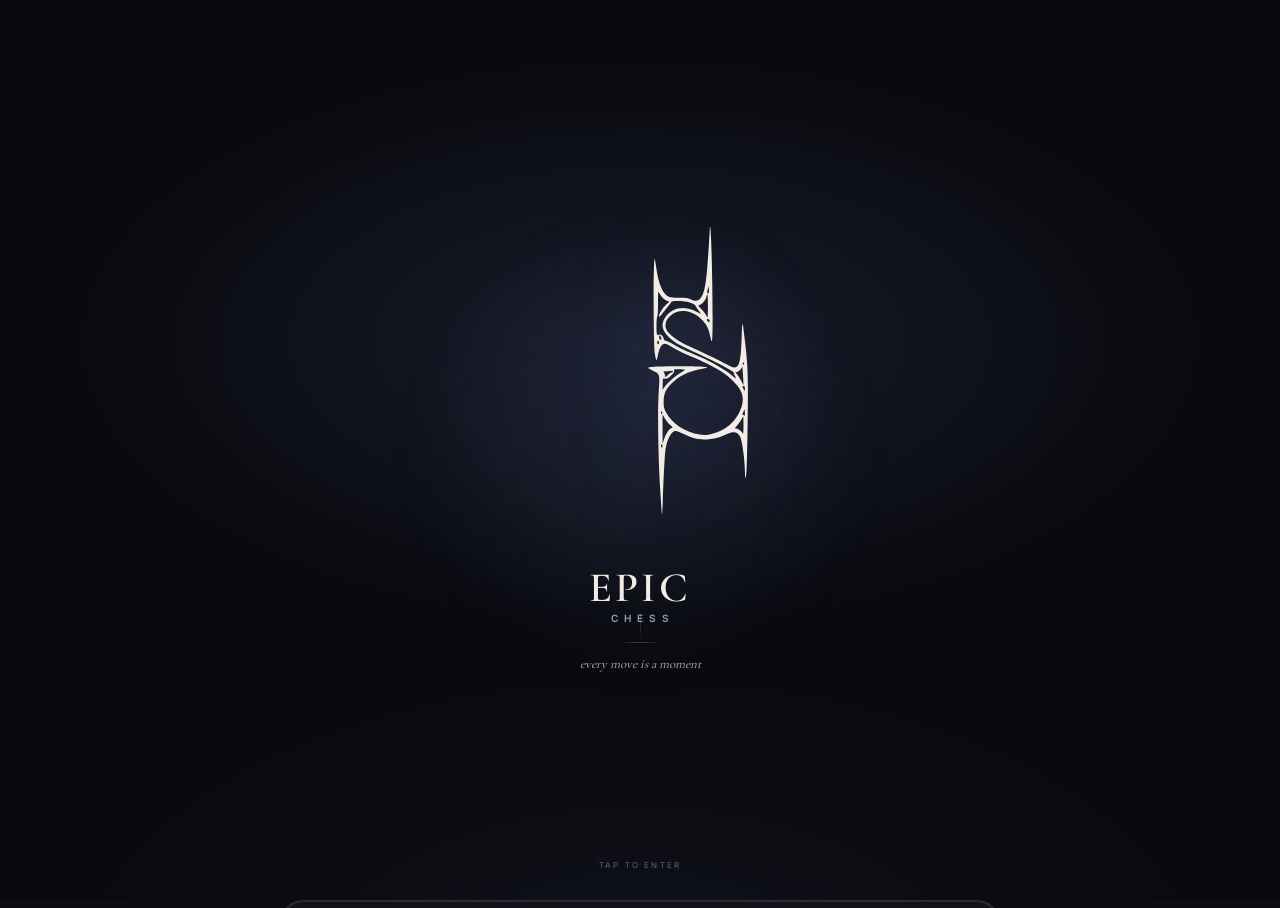
<file: app/index.html>
<!doctype html>
<html lang="en" data-board="vitrine">
<head>
<meta charset="utf-8">
<meta name="viewport" content="width=device-width, initial-scale=1, viewport-fit=cover, user-scalable=no">
<meta name="theme-color" content="#0b0d10">
<meta name="description" content="EPIC Chess — a cinematic chess stage.">
<title>EPIC Chess</title>
<link rel="icon" href="data:image/svg+xml,%3Csvg xmlns='http://www.w3.org/2000/svg' viewBox='0 0 64 64'%3E%3Crect width='64' height='64' rx='16' fill='%230b0d10'/%3E%3Cpath d='M44 8c-8-2-15 2-19 9l-4 8-7 4c-3 2-4 6-2 9l3 5 6-2 1 10h8l-1-8 6 3 4 5h8l-3-11c5-4 8-10 7-17L49 9z' fill='%238aa2ff'/%3E%3C/svg%3E">
<link rel="stylesheet" href="css/style.css">
</head>
<body>

<div class="ambient" aria-hidden="true"></div>
<div class="vitrine-grain" aria-hidden="true"></div>
<div class="embers" id="embers" aria-hidden="true"></div>

<svg class="svg-defs" xmlns="http://www.w3.org/2000/svg" xmlns:xlink="http://www.w3.org/1999/xlink" aria-hidden="true">
  <symbol id="epic-mark" viewBox="55 8 400 423">
  <g transform="translate(0,450) scale(0.1,-0.1)">
    <path d="M4027 4285 c-32 -550 -50 -714 -87 -801 -42 -97 -78 -112 -167 -72 -40 18 -66 21 -151 20 -57 -1 -115 4 -130 9 -86 33 -143 163 -176 398 -8 57 -17 105 -19 108 -22 21 -19 -1142 2 -1267 17 -97 22 -101 37 -28 28 146 71 193 138 153 127 -76 190 -108 293 -150 153 -62 340 -155 428 -213 39 -25 104 -80 146 -121 128 -129 156 -225 105 -367 -63 -173 -208 -299 -393 -340 -66 -15 -90 -16 -156 -6 -189 28 -373 148 -449 295 -29 55 -33 72 -33 142 0 102 29 169 108 246 99 96 215 154 374 186 51 11 95 22 98 25 21 21 -744 21 -781 0 -10 -6 3 -16 46 -37 108 -52 105 -41 90 -277 -17 -262 -8 -854 19 -1307 11 -183 22 -335 24 -338 3 -2 8 76 11 174 16 450 28 654 41 723 20 103 66 194 106 210 28 12 37 9 127 -33 136 -65 205 -81 322 -74 97 6 157 22 260 71 87 41 141 31 174 -33 30 -57 66 -330 66 -497 0 -29 4 -54 9 -54 12 0 20 229 27 820 7 550 3 665 -37 1010 -33 286 -35 289 -43 55 -15 -422 -39 -466 -203 -371 -86 49 -239 124 -441 215 -159 71 -227 111 -294 170 -58 51 -78 87 -78 136 0 44 18 80 62 122 105 101 279 86 409 -35 73 -67 101 -120 125 -232 16 -72 20 -81 25 -55 17 78 2 1193 -20 1460 l-7 90 -7 -130z m-12 -793 c-3 -3 -10 -1 -15 4 -6 6 -5 24 3 49 l12 40 3 -44 c2 -23 1 -46 -3 -49z m-616 -56 c14 -16 41 -35 59 -43 l34 -14 -46 -40 c-45 -40 -105 -143 -91 -157 4 -4 19 8 34 27 14 18 50 62 79 98 28 36 52 69 52 74 0 5 42 9 93 9 109 0 214 -30 227 -65 4 -12 19 -34 32 -51 53 -66 53 -66 -18 -30 -164 86 -321 60 -412 -67 -66 -92 -54 -175 37 -266 71 -69 127 -103 322 -192 327 -149 549 -265 549 -285 0 -8 7 -29 16 -45 8 -17 14 -32 12 -34 -2 -2 -21 12 -43 32 -110 97 -304 205 -555 308 -74 30 -173 78 -220 107 -46 28 -98 54 -114 57 -22 5 -30 13 -31 30 -3 34 -41 64 -65 51 -13 -7 -20 -6 -24 6 -10 27 -7 234 4 234 6 0 10 64 10 173 1 163 2 170 17 142 8 -16 27 -43 42 -59z m607 -111 c0 -85 -2 -155 -5 -155 -3 0 -12 14 -20 31 -7 17 -35 52 -62 79 -49 49 -49 50 -24 56 34 9 83 66 91 109 13 70 19 32 20 -120z m20 -190 c10 -25 -7 -40 -23 -20 -7 11 -13 22 -13 27 0 14 30 9 36 -7z m-648 -226 c10 -15 11 -24 3 -32 -13 -13 -16 -10 -25 26 -8 32 4 35 22 6z m-23 -74 c0 -10 -6 -20 -12 -22 -8 -3 -13 5 -13 22 0 17 5 25 13 23 6 -3 12 -13 12 -23z m1135 -280 c0 -8 -4 -15 -10 -15 -5 0 -10 7 -10 15 0 8 5 15 10 15 6 0 10 -7 10 -15z m-12 -235 l1 -55 -30 60 c-17 33 -42 72 -57 88 -25 26 -25 27 -5 27 21 0 71 50 75 73 2 19 15 -133 16 -193z m-778 152 c0 -4 -30 -26 -67 -47 -66 -38 -168 -130 -211 -190 l-22 -30 3 75 2 75 32 -3 c26 -3 40 5 78 42 36 34 45 49 40 65 -6 20 -3 21 69 21 42 0 76 -4 76 -8z m-160 -22 c0 -5 -6 -10 -14 -10 -8 0 -31 -16 -52 -35 -37 -35 -51 -44 -39 -25 4 6 0 23 -8 40 l-15 29 52 4 c28 2 57 4 64 5 6 1 12 -2 12 -8z m958 -236 l-3 -29 -17 32 c-13 24 -15 33 -5 36 19 7 29 -8 25 -39z m-2 -351 c-2 -3 -11 -1 -19 4 -14 7 -13 12 1 43 l16 35 4 -39 c2 -21 1 -40 -2 -43z m-1104 25 c-9 -9 -12 -7 -12 12 0 19 3 21 12 12 9 -9 9 -15 0 -24z m108 -151 c38 -32 40 -36 21 -42 -32 -10 -73 -71 -98 -144 l-22 -66 0 195 -1 195 30 -51 c16 -29 48 -68 70 -87z m980 -9 c-1 -115 -2 -121 -16 -96 -15 29 -61 58 -90 58 -12 0 -6 10 20 38 20 20 46 56 57 80 12 23 23 42 25 42 2 0 4 -55 4 -122z m-1080 -274 c0 -14 -4 -23 -10 -19 -5 3 -10 15 -10 26 0 10 5 19 10 19 6 0 10 -12 10 -26z"/>
  </g>
</symbol>
</svg>

<!-- ------------------------------------------------------------------ intro -->
<div class="intro" id="splash" aria-hidden="true">
  <div class="intro-aura" aria-hidden="true"></div>
  <div class="intro-stage">
    <div class="intro-mark">
      <svg viewBox="55 8 400 423" role="img" aria-label="EPIC Chess">
        <use href="#epic-mark" xlink:href="#epic-mark"></use>
      </svg>
    </div>
    <div class="intro-word">
      <span class="intro-epic">EPIC</span>
      <span class="intro-chess">CHESS</span>
    </div>
    <div class="intro-rule" aria-hidden="true"></div>
    <p class="intro-tag">every move is a moment</p>
  </div>
  <div class="intro-skip">tap to enter</div>
</div>

<!-- ------------------------------------------------------------------ stage -->
<div class="stage" id="stage">

  <header class="stage-top">
    <div class="stage-brand">
      <svg class="stage-glyph" viewBox="55 8 400 423" aria-hidden="true">
        <use href="#epic-mark" xlink:href="#epic-mark"></use>
      </svg>
      <span class="stage-word">EPIC <em>CHESS</em></span>
    </div>
    <div class="stage-actions">
      <button class="glass-icon" id="btn-sound" type="button" aria-label="Toggle sound" title="Sound">
        <svg viewBox="0 0 24 24" aria-hidden="true"><path d="M4 9v6h4l5 4V5L8 9H4z"/><path class="wave" d="M16.5 8.5a5 5 0 0 1 0 7"/><path class="wave" d="M19 6a8.5 8.5 0 0 1 0 12"/></svg>
      </button>
      <button class="glass-icon" id="btn-settings" type="button" aria-label="Settings" title="Settings">
        <svg viewBox="0 0 24 24" aria-hidden="true"><circle cx="12" cy="12" r="3.2"/><path d="M12 2.8v2.4M12 18.8v2.4M4.5 12H2.1M21.9 12h-2.4M5.6 5.6l1.7 1.7M16.7 16.7l1.7 1.7M18.4 5.6l-1.7 1.7M7.3 16.7l-1.7 1.7"/></svg>
      </button>
    </div>
  </header>

  <main class="stage-main" aria-label="Game">

    <div class="player-bar seat seat-top" id="opponent-bar">
      <div class="avatar" id="opponent-avatar">AI</div>
      <div class="who">
        <span class="name" id="opponent-name">Agent</span>
        <span class="sub" id="opponent-sub">Medium</span>
      </div>
      <div class="captured" id="opponent-captured" aria-hidden="true"></div>
      <div class="material" id="opponent-material"></div>
    </div>

    <div class="board-stage" id="board-stage">
      <div class="board-plinth" aria-hidden="true"></div>
      <div class="board" id="board" role="grid" aria-label="Chess board">
        <div class="squares" id="squares"></div>
        <div class="pieces" id="pieces"></div>
      </div>
      <div class="board-shine" aria-hidden="true"></div>
      <div class="speedlines" aria-hidden="true"></div>
      <div class="impact" aria-hidden="true"></div>
      <div class="pov-lens" aria-hidden="true"><span class="pov-arrow"></span></div>
      <div class="quip" id="quip" aria-live="polite"></div>
    </div>

    <div class="player-bar seat seat-bottom" id="player-bar">
      <div class="avatar human" id="player-avatar">YOU</div>
      <div class="who">
        <span class="name" id="player-name">You</span>
        <span class="sub" id="player-sub">White</span>
      </div>
      <div class="captured" id="player-captured" aria-hidden="true"></div>
      <div class="material" id="player-material"></div>
    </div>

    <div class="stage-status" aria-live="polite">
      <i class="status-dot" aria-hidden="true"></i>
      <span class="status" id="status">White to move</span>
      <span class="status-sep" aria-hidden="true">·</span>
      <span class="stage-mode"><span id="meta-mode">Play with Bot</span><span class="mode-dot" aria-hidden="true">/</span><span id="meta-level">Medium</span></span>
    </div>

  </main>

  <footer class="stage-foot">
    <button class="moves-hairline" id="stage-moves" type="button" aria-label="Open moves">
      <i aria-hidden="true"></i>
      <span>Moves</span>
      <b id="stage-moves-count">0</b>
    </button>
    <div class="transport">
      <button class="play-btn" id="stage-play" type="button">
        <svg viewBox="0 0 24 24" aria-hidden="true"><path d="M8 5.5v13l10-6.5z"/></svg>
        <span>Bermain</span>
      </button>
      <button class="pause-btn" id="stage-pause" type="button" aria-label="Pause">
        <svg viewBox="0 0 24 24" aria-hidden="true"><path d="M8 5v14M16 5v14"/></svg>
      </button>
    </div>
  </footer>

</div>

<!-- app.js keeps these bindings; they are triggered from the glass sheets -->
<div class="legacy-bindings" hidden aria-hidden="true">
  <button id="btn-new" type="button"></button>
  <button id="btn-undo" type="button"></button>
  <button id="btn-flip" type="button"></button>
  <button id="btn-hint" type="button"></button>
  <button id="btn-auto" type="button"><span></span><svg viewBox="0 0 24 24"></svg></button>
  <span id="engine-chip"></span>
</div>

<!-- ------------------------------------------------------------------ moves -->
<div class="moves-layer" id="moves-layer">
  <div class="moves-scrim" id="moves-scrim" aria-hidden="true"></div>
  <aside class="panel collapsed" id="panel" aria-label="Move list">
    <button class="panel-handle" id="btn-panel" type="button" aria-label="Close move list" aria-expanded="false">
      <span class="handle-bar" aria-hidden="true"></span>
      <span class="handle-label">MOVES</span>
      <span class="handle-count" id="handle-count">0</span>
    </button>
    <div class="panel-body">
      <div class="panel-head">
        <h2>Moves</h2>
        <div class="panel-head-actions">
          <button class="ghost" id="btn-live" type="button" hidden>Live</button>
          <button class="ghost" id="btn-copy-pgn" type="button">PGN</button>
        </div>
      </div>
      <div class="move-list-wrap">
        <ol class="move-list" id="move-list"></ol>
        <div class="move-empty" id="move-empty">
          <span>No moves yet.</span>
          <small>The board is waiting for you.</small>
        </div>
      </div>
      <div class="panel-foot">
        <div class="eval-row">
          <span class="label">Eval</span>
          <div class="eval-bar" aria-hidden="true"><div class="eval-fill" id="eval-fill"></div><i class="eval-mid"></i></div>
          <span class="eval-num" id="eval-num">0.00</span>
        </div>
        <div class="engine-row" id="engine-row">
          <span>depth —</span><span>nodes —</span><span>time —</span>
        </div>
      </div>
    </div>
  </aside>
</div>

<div id="modal-root"></div>
<div id="toast" class="toast" role="status" aria-live="polite"></div>
<div class="subtitle-rail" id="subtitle-rail" aria-live="polite"></div>

<div class="boot-error" id="boot-error" hidden>
  <strong>The stage could not start.</strong>
  <span id="boot-error-msg">An unexpected error stopped the app.</span>
  <button type="button" onclick="location.reload()">Try again</button>
</div>

<script>
(function () {
  var shown = false;
  function fail(message) {
    if (shown) return;
    shown = true;
    var el = document.getElementById('boot-error');
    if (!el) return;
    el.hidden = false;
    var msg = document.getElementById('boot-error-msg');
    if (msg && message) msg.textContent = String(message);
  }
  window.addEventListener('error', function (e) { fail(e.message); });
  window.addEventListener('unhandledrejection', function (e) {
    fail(e.reason && e.reason.message ? e.reason.message : e.reason);
  });
  window.__AC_BOOT_OK = false;
  window.__AC_BOOT_DONE = function () { window.__AC_BOOT_OK = true; };
  setTimeout(function () {
    if (!window.__AC_BOOT_OK) fail('The engine did not finish loading.');
  }, 9000);
})();
</script>

<script src="js/core/constants.js"></script>
<script src="js/core/engine.js"></script>
<script src="js/ai/eval.js"></script>
<script src="js/ai/search.js"></script>
<script src="js/ui/sound.js"></script>
<script src="js/ui/fx.js"></script>
<script src="js/ui/board.js"></script>
<script src="js/ui/app.js"></script>
<script src="js/ui/stage.js"></script>
</body>
</html>
</file>
<file: app/css/style.css>
/* Agent Chess — Vitrine Glass
 * A cinematic chess stage. The board is content; everything else is glass
 * instrumentation floating above it. No wood-and-felt skeuomorphism.
 */
/* Self-hosted variable fonts — works offline inside the APK WebView. */
@font-face {
  font-family: 'Cormorant Garamond';
  font-style: normal;
  font-weight: 500 700;
  font-display: swap;
  src: url('../assets/fonts/cormorant-garamond-latin.woff2') format('woff2');
}
@font-face {
  font-family: 'Inter';
  font-style: normal;
  font-weight: 400 700;
  font-display: swap;
  src: url('../assets/fonts/inter-latin.woff2') format('woff2');
}

:root {
  --base: #0b0d10;
  --surface: #15181d;
  --elevated: #1e2229;
  --pearl: #f2ede4;
  --muted: #9aa0a8;
  --accent: #8aa2ff;
  --accent-soft: rgba(138, 162, 255, 0.16);
  --accent-line: rgba(138, 162, 255, 0.34);
  --board-light: #d8d4cb;
  --board-dark: #2b3038;
  --piece-shadow: rgba(0, 0, 0, 0.45);
  --glass: rgba(24, 28, 35, 0.62);
  --glass-line: rgba(255, 255, 255, 0.09);
  --glass-hi: rgba(255, 255, 255, 0.16);
  --sans: 'Inter', system-ui, -apple-system, 'Segoe UI', sans-serif;
  --serif: 'Cormorant Garamond', Georgia, 'Times New Roman', serif;
  --sp: 8px;
  --r: 14px;
  --ease-glass: cubic-bezier(0.2, 0.8, 0.2, 1);
  --ease-piece: cubic-bezier(0.22, 0.61, 0.36, 1);
  --ease-cam: cubic-bezier(0.65, 0, 0.35, 1);
  --safe-t: env(safe-area-inset-top, 0px);
  --safe-b: env(safe-area-inset-bottom, 0px);
}

[data-board='obsidian'] {
  --base: #080a0c;
  --surface: #12151a;
  --elevated: #1b2027;
  --accent: #d8c39a;
  --accent-soft: rgba(216, 195, 154, 0.14);
  --accent-line: rgba(216, 195, 154, 0.32);
  --board-light: #cfc6b4;
  --board-dark: #242a30;
}

[data-board='aurora'] {
  --base: #080d0f;
  --surface: #111a1b;
  --elevated: #182425;
  --accent: #7fd8c4;
  --accent-soft: rgba(127, 216, 196, 0.14);
  --accent-line: rgba(127, 216, 196, 0.32);
  --board-light: #cfd4c8;
  --board-dark: #203034;
}

* { box-sizing: border-box; }
[hidden] { display: none !important; }

html, body { height: 100%; }

body {
  margin: 0;
  min-height: 100svh;
  background: var(--base);
  color: var(--pearl);
  font-family: var(--sans);
  font-size: 14px;
  line-height: 1.45;
  -webkit-font-smoothing: antialiased;
  -webkit-tap-highlight-color: transparent;
  overflow-x: hidden;
}

button { font: inherit; color: inherit; cursor: pointer; }

button:focus-visible,
[role='gridcell']:focus-visible {
  outline: 2px solid var(--accent);
  outline-offset: 2px;
}

/* ------------------------------------------------------------ atmosphere */

.ambient {
  position: fixed;
  inset: 0;
  z-index: 0;
  pointer-events: none;
  background:
    radial-gradient(80% 55% at 50% -10%, var(--accent-soft), transparent 70%),
    radial-gradient(60% 50% at 85% 100%, rgba(138, 162, 255, 0.07), transparent 70%),
    linear-gradient(180deg, var(--base), #080a0c 70%);
}

.vitrine-grain {
  position: fixed;
  inset: 0;
  z-index: 1;
  pointer-events: none;
  opacity: 0.16;
  background-image: url("data:image/svg+xml,%3Csvg xmlns='http://www.w3.org/2000/svg' width='160' height='160'%3E%3Cfilter id='n'%3E%3CfeTurbulence type='fractalNoise' baseFrequency='.9' numOctaves='3' stitchTiles='stitch'/%3E%3C/filter%3E%3Crect width='160' height='160' filter='url(%23n)' opacity='.22'/%3E%3C/svg%3E");
  mix-blend-mode: soft-light;
}

.embers { position: fixed; inset: 0; z-index: 2; overflow: hidden; pointer-events: none; }
.embers i {
  position: absolute;
  bottom: -14px;
  width: 2px;
  height: 2px;
  border-radius: 50%;
  background: var(--accent);
  box-shadow: 0 0 10px 2px var(--accent-soft);
  opacity: 0;
  animation: ember-rise linear infinite;
}
@keyframes ember-rise {
  0% { opacity: 0; transform: translate3d(0, 0, 0) scale(0.5); }
  14% { opacity: 0.6; }
  72% { opacity: 0.3; }
  100% { opacity: 0; transform: translate3d(var(--drift, 24px), -104vh, 0) scale(1.2); }
}

/* ------------------------------------------------------------------ shell */

.shell {
  position: relative;
  z-index: 3;
  width: 100%;
  max-width: 720px;
  min-height: 100svh;
  margin: 0 auto;
  padding: calc(var(--safe-t) + 10px) 12px calc(var(--safe-b) + 14px);
  display: flex;
  flex-direction: column;
  gap: 10px;
}

.topbar {
  display: flex;
  align-items: center;
  justify-content: space-between;
  min-height: 34px;
}

.brand { display: flex; align-items: center; gap: 8px; opacity: 0.9; }
.brand-mark { width: 20px; height: 20px; fill: var(--accent); filter: drop-shadow(0 0 8px var(--accent-soft)); }
.brand span {
  font-family: var(--serif);
  font-size: 15px;
  font-weight: 600;
  letter-spacing: 0.16em;
}
.brand em { font-style: normal; color: var(--accent); }

.top-actions { display: flex; gap: 6px; }

.icon-btn {
  width: 36px;
  height: 36px;
  display: grid;
  place-items: center;
  border-radius: 12px;
  border: 1px solid var(--glass-line);
  background: var(--glass);
  backdrop-filter: blur(18px) saturate(120%);
  -webkit-backdrop-filter: blur(18px) saturate(120%);
  transition: border-color 0.2s var(--ease-glass), transform 0.12s var(--ease-glass);
}
.icon-btn:active { transform: scale(0.94); }
.icon-btn svg { width: 18px; height: 18px; fill: none; stroke: currentColor; stroke-width: 1.6; stroke-linecap: round; stroke-linejoin: round; }
.icon-btn svg path:first-child { fill: currentColor; stroke: none; }
.icon-btn.off { color: var(--muted); }
.icon-btn.off .wave { display: none; }

.layout {
  display: flex;
  flex: 1;
  flex-direction: column;
  justify-content: center;
  gap: 10px;
}
.play { display: flex; flex-direction: column; gap: 8px; min-width: 0; }

/* ------------------------------------------------------------ player bars */

.player-bar {
  display: flex;
  align-items: center;
  gap: 9px;
  min-height: 42px;
  padding: 5px 10px;
  border-radius: 14px;
  border: 1px solid var(--glass-line);
  background: var(--glass);
  backdrop-filter: blur(18px) saturate(120%);
  -webkit-backdrop-filter: blur(18px) saturate(120%);
  box-shadow: inset 0 1px 0 var(--glass-hi), 0 8px 24px -18px #000;
}

.avatar {
  width: 28px;
  height: 28px;
  flex: none;
  display: grid;
  place-items: center;
  border-radius: 9px;
  border: 1px solid var(--accent-line);
  background: var(--accent-soft);
  color: var(--accent);
  font-size: 9px;
  font-weight: 700;
  letter-spacing: 0.06em;
}
.avatar.human { border-color: var(--glass-hi); background: rgba(255, 255, 255, 0.05); color: var(--pearl); }

.who { display: flex; flex-direction: column; line-height: 1.2; min-width: 0; }
.who .name { font-size: 12px; font-weight: 600; }
.who .sub { font-size: 10px; color: var(--muted); font-variant-numeric: tabular-nums; }

.captured { display: flex; gap: 2px; margin-left: auto; min-width: 0; }
.captured img { width: 14px; height: 14px; opacity: 0.78; filter: grayscale(0.4); }
.material { font-size: 11px; font-variant-numeric: tabular-nums; color: var(--muted); min-width: 18px; text-align: right; }

/* ------------------------------------------------------------ board stage */

.board-stage {
  position: relative;
  width: 100%;
  aspect-ratio: 1;
  isolation: isolate;
  border-radius: 20px;
  transform-origin: center center;
  transition: transform 520ms var(--ease-cam), filter 520ms var(--ease-cam);
}
.board-stage.pov {
  transform: scale(1.055);
  filter: drop-shadow(0 0 34px var(--accent-soft));
}

.board-plinth {
  position: absolute;
  inset: -8px;
  z-index: -1;
  border-radius: 26px;
  background: linear-gradient(155deg, rgba(255, 255, 255, 0.06), rgba(0, 0, 0, 0.5));
  border: 1px solid var(--glass-line);
  box-shadow:
    inset 0 1px 0 var(--glass-hi),
    0 26px 60px -28px rgba(0, 0, 0, 0.95),
    0 0 90px -50px var(--accent);
}

.board {
  position: absolute;
  inset: 0;
  z-index: 1;
  border-radius: 14px;
  overflow: hidden;
  background: var(--board-dark);
  box-shadow:
    inset 0 0 0 1px rgba(255, 255, 255, 0.07),
    inset 0 8px 24px -14px rgba(0, 0, 0, 0.7);
  touch-action: none;
  user-select: none;
}

.squares, .pieces { position: absolute; inset: 0; }
.pieces { z-index: 2; pointer-events: none; }

.sq {
  position: absolute;
  top: calc((var(--row, 0)) * 12.5%);
  left: 0;
  width: 12.5%;
  height: 12.5%;
  display: grid;
  place-items: center;
}
/* board.js appends squares in visual order; layout via flex-free absolute grid */
.squares { display: grid; grid-template-columns: repeat(8, 1fr); grid-template-rows: repeat(8, 1fr); }
.sq { position: relative; top: auto; left: auto; width: 100%; height: 100%; }

.sq.light { background: var(--board-light); }
.sq.dark { background: var(--board-dark); }
.sq.light, .sq.dark { box-shadow: inset 0 0 0 0.5px rgba(0, 0, 0, 0.08); }

.sq .coord {
  position: absolute;
  font-size: clamp(7px, 2vw, 10px);
  font-weight: 600;
  font-variant-numeric: tabular-nums;
  letter-spacing: 0.02em;
  opacity: 0.62;
  pointer-events: none;
}
.sq.light .coord { color: #3b4148; }
.sq.dark .coord { color: #d8d4cb; }
.coord-file { bottom: 3px; right: 4px; }
.coord-rank { top: 3px; left: 4px; }
.board.no-coords .coord { display: none; }

.sq.last::after {
  content: '';
  position: absolute;
  inset: 0;
  background: var(--accent-soft);
  box-shadow: inset 0 0 0 1px var(--accent-line);
}
.sq.selected::after {
  content: '';
  position: absolute;
  inset: 5%;
  border-radius: 6px;
  background: rgba(138, 162, 255, 0.22);
  box-shadow: inset 0 0 0 1.5px var(--accent), 0 0 20px var(--accent-soft);
}
.sq.target::before {
  content: '';
  position: absolute;
  width: 26%;
  height: 26%;
  border-radius: 50%;
  background: rgba(138, 162, 255, 0.55);
  box-shadow: 0 0 14px var(--accent-soft);
}
.sq.target.capture::before {
  width: 78%;
  height: 78%;
  border-radius: 50%;
  background: transparent;
  box-shadow: inset 0 0 0 3px rgba(138, 162, 255, 0.7);
}
.sq.check::after {
  content: '';
  position: absolute;
  inset: 0;
  background: radial-gradient(circle, rgba(229, 72, 77, 0.72), rgba(229, 72, 77, 0.12) 70%);
  animation: check-pulse 1.1s ease-in-out infinite alternate;
}
@keyframes check-pulse { from { opacity: 0.55; } to { opacity: 1; } }
.sq.hint::before {
  content: '';
  position: absolute;
  inset: 2%;
  border-radius: 8px;
  box-shadow: inset 0 0 0 2px rgba(242, 237, 228, 0.68);
  animation: hint-glow 1.4s ease-in-out infinite alternate;
}
@keyframes hint-glow { from { opacity: 0.3; } to { opacity: 1; } }

.piece {
  position: absolute;
  top: 0;
  left: 0;
  width: 12.5%;
  height: 12.5%;
  display: grid;
  place-items: center;
  transform: translate(calc(var(--x) * 100%), calc(var(--y) * 100%));
  transition: transform 620ms var(--ease-piece);
  will-change: transform;
  pointer-events: none;
}
.piece img {
  width: 92%;
  height: 92%;
  object-fit: contain;
  filter: drop-shadow(0 7px 9px var(--piece-shadow));
  transition: filter 620ms var(--ease-piece), transform 620ms var(--ease-piece);
}
.piece.black img { filter: drop-shadow(0 7px 9px var(--piece-shadow)) brightness(0.92); }
.board.interactive .piece { pointer-events: none; }
.piece.dragging {
  transition: none;
  transform: translate(calc(var(--x) * 100%), calc(var(--y) * 100%)) scale(1.16);
  z-index: 10;
}
.piece.dragging img { filter: drop-shadow(0 18px 20px rgba(0, 0, 0, 0.7)) brightness(1.12); }
.board.dragging { cursor: grabbing; }

.board-shine {
  position: absolute;
  inset: 0;
  z-index: 5;
  pointer-events: none;
  border-radius: 14px;
  background: linear-gradient(145deg, rgba(255, 255, 255, 0.07), transparent 34%, transparent 68%, rgba(0, 0, 0, 0.16));
  box-shadow: inset 0 1px 0 rgba(255, 255, 255, 0.12);
}

/* -------------------------------------------------------- cinematic layer */

.speedlines {
  position: absolute;
  inset: -30%;
  z-index: 7;
  pointer-events: none;
  opacity: 0;
  background: repeating-conic-gradient(from 0deg at 50% 50%,
    transparent 0deg 3deg, rgba(255, 255, 255, 0.13) 3.4deg 3.8deg, transparent 4.2deg 8deg);
  mask-image: radial-gradient(circle, transparent 26%, #000 60%, transparent 78%);
  -webkit-mask-image: radial-gradient(circle, transparent 26%, #000 60%, transparent 78%);
}
.board-stage.fx-speed .speedlines { animation: speed-lines 420ms var(--ease-cam) both; }
@keyframes speed-lines {
  0% { opacity: 0; transform: scale(1.5) rotate(-6deg); }
  22% { opacity: 0.85; }
  100% { opacity: 0; transform: scale(1) rotate(0deg); }
}

.impact {
  position: absolute;
  inset: 0;
  z-index: 8;
  pointer-events: none;
  opacity: 0;
  border-radius: 14px;
  background: #fff;
  mix-blend-mode: difference;
}
.board-stage.fx-impact .impact { animation: impact-frame 190ms steps(1) both; }
@keyframes impact-frame {
  0% { opacity: 0; }
  8% { opacity: 1; }
  20% { opacity: 1; }
  28% { opacity: 0; }
  100% { opacity: 0; }
}

.pov-lens {
  position: absolute;
  inset: 0;
  z-index: 6;
  pointer-events: none;
  opacity: 0;
  border-radius: 14px;
  box-shadow: inset 0 0 90px 22px rgba(8, 10, 12, 0.78);
  transition: opacity 420ms var(--ease-cam);
}
.board-stage.pov .pov-lens { opacity: 1; }
.pov-arrow {
  position: absolute;
  left: 50%;
  bottom: 12%;
  width: 20px;
  height: 20px;
  border-right: 2px solid var(--accent);
  border-bottom: 2px solid var(--accent);
  transform: translateX(-50%) rotate(var(--pov-angle, 45deg));
  opacity: 0;
  filter: drop-shadow(0 0 8px var(--accent));
}
.board-stage.pov .pov-arrow { animation: pov-arrow 1.4s ease-in-out infinite; }
@keyframes pov-arrow {
  0%, 100% { opacity: 0; transform: translate(-50%, 6px) rotate(var(--pov-angle, 45deg)); }
  50% { opacity: 0.9; transform: translate(-50%, 0) rotate(var(--pov-angle, 45deg)); }
}

.board-stage.fx-shake { animation: fx-shake 300ms cubic-bezier(0.36, 0.07, 0.19, 0.97); }
@keyframes fx-shake {
  10%, 90% { transform: translate3d(calc(var(--shake, 6px) * -0.3), 1px, 0); }
  20%, 80% { transform: translate3d(calc(var(--shake, 6px) * 0.5), -2px, 0); }
  30%, 50%, 70% { transform: translate3d(calc(var(--shake, 6px) * -0.75), 2px, 0); }
  40%, 60% { transform: translate3d(var(--shake, 6px), -1px, 0); }
}

.board-stage::after {
  content: '';
  position: absolute;
  inset: 0;
  z-index: 9;
  pointer-events: none;
  border-radius: 14px;
  opacity: 0;
}
.board-stage.fx-flash::after {
  background: radial-gradient(circle at 50% 50%, rgba(242, 237, 228, 0.44), rgba(138, 162, 255, 0.14) 48%, transparent 74%);
  animation: fx-flash 460ms ease-out;
}
.board-stage.fx-flash-red::after {
  background: radial-gradient(circle at 50% 50%, rgba(229, 72, 77, 0.34), rgba(229, 72, 77, 0.1) 52%, transparent 78%);
  animation: fx-flash 520ms ease-out;
}
@keyframes fx-flash { 0% { opacity: 0.92; } 100% { opacity: 0; } }

.fx-canvas { position: absolute; inset: 0; z-index: 8; pointer-events: none; }

.fx-stamp {
  position: absolute;
  left: 50%;
  top: 50%;
  z-index: 10;
  transform: translate(-50%, -50%);
  font-family: var(--serif);
  font-size: clamp(26px, 11vw, 66px);
  font-weight: 700;
  letter-spacing: 0.1em;
  color: #fff;
  text-shadow: 0 0 24px var(--accent), 0 0 60px rgba(138, 162, 255, 0.5), 0 8px 22px #000;
  pointer-events: none;
  white-space: nowrap;
  animation: fx-stamp 1.5s cubic-bezier(0.16, 0.9, 0.24, 1) forwards;
}
.fx-stamp.check { color: #ffd9d9; text-shadow: 0 0 24px #e5484d, 0 8px 22px #000; }
.fx-stamp.mate { font-size: clamp(22px, 8.8vw, 54px); }
@keyframes fx-stamp {
  0% { opacity: 0; transform: translate(-50%, -50%) scale(1.7); filter: blur(7px); }
  16% { opacity: 1; transform: translate(-50%, -50%) scale(0.96); filter: blur(0); }
  26% { transform: translate(-50%, -50%) scale(1.02); }
  72% { opacity: 1; }
  100% { opacity: 0; transform: translate(-50%, -54%) scale(1); }
}

.quip {
  position: absolute;
  left: 50%;
  bottom: 13px;
  z-index: 11;
  transform: translate(-50%, 8px);
  max-width: 84%;
  padding: 6px 12px;
  border-radius: 10px;
  border: 1px solid var(--glass-line);
  background: rgba(8, 10, 12, 0.76);
  backdrop-filter: blur(14px);
  -webkit-backdrop-filter: blur(14px);
  color: var(--pearl);
  font-family: var(--serif);
  font-style: italic;
  font-size: 13px;
  text-align: center;
  opacity: 0;
  pointer-events: none;
  transition: opacity 0.18s, transform 0.18s;
}
.quip.show { opacity: 1; transform: translate(-50%, 0); }

.subtitle-rail {
  position: fixed;
  left: 50%;
  bottom: calc(var(--safe-b) + 10px);
  z-index: 90;
  transform: translateX(-50%);
  width: min(92vw, 640px);
  min-height: 0;
  padding: 0;
  border-radius: 12px;
  text-align: center;
  font-family: var(--serif);
  font-size: 14px;
  letter-spacing: 0.01em;
  pointer-events: none;
  opacity: 0;
  transition: opacity 0.25s var(--ease-glass);
}
.subtitle-rail.show {
  opacity: 1;
  padding: 8px 14px;
  background: rgba(8, 10, 12, 0.8);
  border: 1px solid var(--glass-line);
  backdrop-filter: blur(18px);
  -webkit-backdrop-filter: blur(18px);
}

/* --------------------------------------------------------- status/control */

.status-row {
  display: flex;
  align-items: center;
  justify-content: space-between;
  gap: 8px;
  padding: 0 2px;
}
.status {
  font-family: var(--serif);
  font-size: 17px;
  font-weight: 600;
  letter-spacing: 0.01em;
}
.engine-chip {
  font-size: 10px;
  color: var(--muted);
  font-variant-numeric: tabular-nums;
  letter-spacing: 0.06em;
  text-transform: uppercase;
}

.controls {
  display: grid;
  grid-auto-flow: column;
  grid-auto-columns: 1fr;
  gap: 5px;
  padding: 5px;
  border-radius: 17px;
  border: 1px solid var(--glass-line);
  background: var(--glass);
  backdrop-filter: blur(18px) saturate(120%);
  -webkit-backdrop-filter: blur(18px) saturate(120%);
  box-shadow: inset 0 1px 0 var(--glass-hi);
}
.ctl {
  min-height: 48px;
  display: flex;
  flex-direction: column;
  align-items: center;
  justify-content: center;
  gap: 3px;
  border: 0;
  border-radius: 12px;
  background: transparent;
  color: var(--muted);
  transition: background 0.2s var(--ease-glass), color 0.2s var(--ease-glass), transform 0.12s var(--ease-glass);
}
.ctl svg { width: 19px; height: 19px; fill: none; stroke: currentColor; stroke-width: 1.7; stroke-linecap: round; stroke-linejoin: round; }
.ctl span { font-size: 9.5px; font-weight: 600; letter-spacing: 0.06em; text-transform: uppercase; }
.ctl:active { transform: scale(0.95); }
.ctl:hover, .ctl:focus-visible { background: rgba(255, 255, 255, 0.06); color: var(--pearl); }
.ctl.mode { color: var(--accent); }
.ctl.play { color: var(--accent); background: var(--accent-soft); }
.ctl.hidden { display: none; }

/* --------------------------------------------------------------- moves */

.panel {
  position: relative;
  border-radius: 18px;
  border: 1px solid var(--glass-line);
  background: var(--glass);
  backdrop-filter: blur(18px) saturate(120%);
  -webkit-backdrop-filter: blur(18px) saturate(120%);
  box-shadow: inset 0 1px 0 var(--glass-hi);
  overflow: hidden;
}
.panel-handle {
  width: 100%;
  min-height: 40px;
  display: flex;
  align-items: center;
  gap: 9px;
  padding: 8px 14px;
  border: 0;
  background: transparent;
  color: var(--muted);
}
.handle-bar { width: 20px; height: 2px; border-radius: 2px; background: var(--glass-hi); }
.handle-label { font-size: 10px; font-weight: 700; letter-spacing: 0.16em; }
.handle-count { margin-left: auto; font-size: 10px; font-variant-numeric: tabular-nums; }
.panel-body {
  max-height: 320px;
  opacity: 1;
  overflow: hidden;
  transition: max-height 420ms var(--ease-glass), opacity 240ms var(--ease-glass), padding 420ms var(--ease-glass);
}
.panel.collapsed .panel-body { max-height: 0; opacity: 0; }

.panel-head {
  display: flex;
  align-items: center;
  justify-content: space-between;
  padding: 4px 14px 8px;
}
.panel-head h2 { margin: 0; font-family: var(--serif); font-size: 19px; font-weight: 600; }
.panel-head-actions { display: flex; gap: 6px; }
.ghost {
  border: 1px solid var(--glass-line);
  border-radius: 9px;
  background: rgba(255, 255, 255, 0.03);
  color: var(--muted);
  padding: 5px 10px;
  font-size: 10px;
  letter-spacing: 0.08em;
  text-transform: uppercase;
}
.ghost:active { transform: scale(0.95); }

.move-list-wrap { position: relative; padding: 0 14px; }
.move-list {
  list-style: none;
  margin: 0;
  padding: 0;
  max-height: 150px;
  overflow-y: auto;
  display: flex;
  flex-wrap: wrap;
  gap: 4px 10px;
  font-variant-numeric: tabular-nums;
}
.move-list li { display: flex; gap: 5px; align-items: baseline; font-size: 12px; }
.move-list .num { color: var(--muted); font-size: 10px; }
.move-list button {
  border: 0;
  background: transparent;
  padding: 3px 5px;
  border-radius: 6px;
  font-weight: 600;
  transition: background 0.16s, color 0.16s;
}
.move-list button:hover, .move-list button.current { background: var(--accent-soft); color: var(--accent); }
.move-empty {
  position: absolute;
  inset: 0;
  display: flex;
  flex-direction: column;
  align-items: center;
  justify-content: center;
  gap: 2px;
  text-align: center;
  color: var(--muted);
}
.move-empty[hidden] { display: none; }
.move-empty small { font-size: 11px; opacity: 0.75; }

.panel-foot { padding: 10px 14px 14px; display: flex; flex-direction: column; gap: 8px; }
.eval-row { display: flex; align-items: center; gap: 9px; }
.eval-row .label { font-size: 10px; letter-spacing: 0.12em; text-transform: uppercase; color: var(--muted); }
.eval-bar { position: relative; flex: 1; height: 4px; border-radius: 4px; background: rgba(255, 255, 255, 0.08); overflow: hidden; }
.eval-fill { position: absolute; top: 0; bottom: 0; left: 50%; width: 0; background: var(--accent); transition: width 0.45s var(--ease-glass), left 0.45s var(--ease-glass); }
.eval-mid { position: absolute; left: 50%; top: -2px; width: 1px; height: 8px; background: rgba(255, 255, 255, 0.4); }
.eval-num { font-size: 11px; font-variant-numeric: tabular-nums; min-width: 38px; text-align: right; }
.engine-row { display: flex; justify-content: space-between; font-size: 9.5px; color: var(--muted); font-variant-numeric: tabular-nums; letter-spacing: 0.04em; }
.meta-row { display: flex; justify-content: space-between; font-size: 10px; color: var(--muted); }

/* ---------------------------------------------------------------- modals */

#modal-root:empty { display: none; }
.modal-scrim {
  position: fixed;
  inset: 0;
  z-index: 100;
  display: grid;
  place-items: center;
  padding: 18px;
  background: rgba(5, 7, 9, 0.68);
  backdrop-filter: blur(12px);
  -webkit-backdrop-filter: blur(12px);
  animation: fade-in 0.24s var(--ease-glass);
}
.modal {
  width: min(100%, 420px);
  max-height: min(84svh, 680px);
  overflow-y: auto;
  padding: 18px;
  border-radius: 22px;
  border: 1px solid var(--glass-line);
  background: linear-gradient(160deg, rgba(30, 34, 41, 0.92), rgba(15, 18, 22, 0.94));
  box-shadow: inset 0 1px 0 var(--glass-hi), 0 40px 90px -30px #000;
  animation: modal-in 0.42s var(--ease-glass);
}
@keyframes fade-in { from { opacity: 0; } to { opacity: 1; } }
@keyframes modal-in { from { opacity: 0; transform: translateY(18px) scale(0.97); } to { opacity: 1; transform: none; } }

.modal-head { display: flex; align-items: center; justify-content: space-between; margin-bottom: 14px; }
.modal-head h3 { margin: 0; font-family: var(--serif); font-size: 27px; font-weight: 600; letter-spacing: 0.01em; }
.modal-head .icon-btn { width: 32px; height: 32px; }
.modal p { margin: 0 0 12px; color: var(--muted); font-size: 12px; }
.modal h4 { margin: 16px 0 8px; font-size: 10px; letter-spacing: 0.16em; text-transform: uppercase; color: var(--muted); }

.field { margin: 14px 0; }
.field-label {
  display: block;
  margin-bottom: 8px;
  font-size: 10px;
  font-weight: 700;
  letter-spacing: 0.16em;
  text-transform: uppercase;
  color: var(--muted);
}
.segmented {
  display: grid;
  grid-auto-flow: column;
  grid-auto-columns: 1fr;
  gap: 5px;
  padding: 4px;
  border-radius: 13px;
  border: 1px solid var(--glass-line);
  background: rgba(255, 255, 255, 0.04);
}
.segmented button {
  min-height: 38px;
  border: 0;
  border-radius: 9px;
  background: transparent;
  color: var(--muted);
  font-size: 11px;
  font-weight: 600;
  transition: background 0.22s var(--ease-glass), color 0.22s;
}
.segmented button:active { transform: scale(0.96); }
.segmented button.active {
  background: var(--accent-soft);
  color: var(--accent);
  box-shadow: inset 0 0 0 1px var(--accent-line);
}

.theme-grid { display: grid; grid-template-columns: repeat(3, 1fr); gap: 7px; }
.theme-swatch {
  display: flex;
  flex-direction: column;
  align-items: center;
  gap: 6px;
  padding: 10px 5px;
  border-radius: 12px;
  border: 1px solid var(--glass-line);
  background: rgba(255, 255, 255, 0.025);
  color: var(--muted);
  font-size: 10px;
  transition: border-color 0.2s, background 0.2s;
}
.theme-swatch.active { border-color: var(--accent); background: var(--accent-soft); color: var(--pearl); }
.theme-swatch .swatch {
  width: 30px;
  height: 30px;
  border-radius: 50%;
  border: 1px solid var(--glass-hi);
  box-shadow: inset 0 1px 0 rgba(255, 255, 255, 0.2);
}
.swatch.vitrine { background: linear-gradient(135deg, #d8d4cb 50%, #2b3038 50%); }
.swatch.obsidian { background: linear-gradient(135deg, #cfc6b4 50%, #242a30 50%); }
.swatch.aurora { background: linear-gradient(135deg, #cfd4c8 50%, #203034 50%); }

.result-hero { text-align: center; padding: 18px 0 8px; }
.result-kicker { font-size: 10px; letter-spacing: 0.2em; text-transform: uppercase; color: var(--accent); }
.result-hero h3 { margin: 6px 0; font-family: var(--serif); font-size: 40px; font-weight: 600; }
.result-hero p { margin: 0; }
.btn.ghost { background: rgba(255, 255, 255, 0.04); color: var(--pearl); }

.choice-grid { display: grid; gap: 8px; }
.choice {
  width: 100%;
  text-align: left;
  padding: 12px 14px;
  border-radius: 14px;
  border: 1px solid var(--glass-line);
  background: rgba(255, 255, 255, 0.025);
  transition: border-color 0.2s, background 0.2s, transform 0.12s;
}
.choice:hover { border-color: var(--accent-line); background: var(--accent-soft); }
.choice:active { transform: scale(0.985); }
.choice strong { display: block; font-family: var(--serif); font-size: 18px; font-weight: 600; }
.choice small { display: block; color: var(--muted); font-size: 11px; }
.choice.selected { border-color: var(--accent); background: var(--accent-soft); }
.choice.locked { opacity: 0.48; cursor: not-allowed; }
.choice.locked small { color: var(--accent); }

.seg { display: grid; grid-auto-flow: column; grid-auto-columns: 1fr; gap: 5px; padding: 4px; border-radius: 12px; background: rgba(255, 255, 255, 0.04); border: 1px solid var(--glass-line); }
.seg button { min-height: 36px; border: 0; border-radius: 9px; background: transparent; color: var(--muted); font-size: 11px; }
.seg button.active { background: var(--accent-soft); color: var(--accent); box-shadow: inset 0 0 0 1px var(--accent-line); }

.setting-row { display: flex; align-items: center; justify-content: space-between; gap: 12px; padding: 11px 0; border-bottom: 1px solid rgba(255, 255, 255, 0.05); }
.setting-row:last-child { border-bottom: 0; }
.setting-row strong { display: block; font-size: 13px; font-weight: 600; }
.setting-row small { display: block; color: var(--muted); font-size: 11px; }
.switch { width: 44px; height: 26px; flex: none; border-radius: 99px; border: 1px solid var(--glass-line); background: rgba(255, 255, 255, 0.06); padding: 3px; transition: background 0.24s var(--ease-glass); }
.switch i { display: block; width: 18px; height: 18px; border-radius: 50%; background: var(--muted); transition: transform 0.24s var(--ease-glass), background 0.24s; }
.switch.on { background: var(--accent-soft); border-color: var(--accent-line); }
.switch.on i { transform: translateX(18px); background: var(--accent); }

.modal-actions { display: flex; gap: 8px; margin-top: 16px; }
.btn {
  flex: 1;
  min-height: 44px;
  border-radius: 12px;
  border: 1px solid var(--glass-line);
  background: rgba(255, 255, 255, 0.04);
  color: var(--pearl);
  font-size: 12px;
  font-weight: 600;
  letter-spacing: 0.04em;
  transition: transform 0.12s, background 0.2s;
}
.btn:active { transform: scale(0.97); }
.btn.primary { background: var(--accent); border-color: var(--accent); color: #0b0d10; }
.btn:disabled { opacity: 0.45; cursor: not-allowed; }

.import-box {
  width: 100%;
  min-height: 92px;
  resize: vertical;
  padding: 12px;
  border-radius: 12px;
  border: 1px solid var(--glass-line);
  background: rgba(0, 0, 0, 0.24);
  color: var(--pearl);
  font-family: ui-monospace, SFMono-Regular, Menlo, monospace;
  font-size: 11px;
}
.import-box::placeholder { color: var(--muted); }
.modal-error { margin-top: 8px; color: #ff9c9c; font-size: 11px; min-height: 14px; }

/* --------------------------------------------------------------- splash */

.splash {
  position: fixed;
  inset: 0;
  z-index: 300;
  display: grid;
  place-items: center;
  background:
    radial-gradient(70% 50% at 50% 42%, var(--accent-soft), transparent 68%),
    radial-gradient(90% 70% at 50% 110%, rgba(138, 162, 255, 0.08), transparent 60%),
    var(--base);
  transition: opacity 0.55s var(--ease-glass), visibility 0.55s;
}
.splash.hide { opacity: 0; visibility: hidden; pointer-events: none; }
.splash-inner { display: flex; flex-direction: column; align-items: center; gap: 12px; padding: 20px; text-align: center; }
.splash-mark {
  width: 104px;
  height: 104px;
  display: grid;
  place-items: center;
  border-radius: 30px;
  border: 1px solid var(--glass-hi);
  background: linear-gradient(150deg, rgba(255, 255, 255, 0.14), rgba(138, 162, 255, 0.08));
  backdrop-filter: blur(18px);
  -webkit-backdrop-filter: blur(18px);
  box-shadow: inset 0 1px 0 rgba(255, 255, 255, 0.24), 0 30px 70px -24px var(--accent);
  animation: splash-mark 1.5s cubic-bezier(0.16, 0.9, 0.24, 1) both;
}
.splash-mark svg { width: 62px; height: 62px; fill: var(--accent); filter: drop-shadow(0 0 18px var(--accent-soft)); }
.splash-mark .eye { fill: var(--base); }
@keyframes splash-mark {
  0% { opacity: 0; transform: scale(0.55) rotate(-9deg); filter: blur(9px); }
  55% { opacity: 1; transform: scale(1.06) rotate(1deg); filter: blur(0); }
  100% { opacity: 1; transform: scale(1) rotate(0); }
}
.splash-word {
  font-family: var(--serif);
  font-size: clamp(26px, 8vw, 38px);
  font-weight: 600;
  letter-spacing: 0.18em;
  animation: splash-up 0.7s 0.28s var(--ease-glass) both;
}
.splash-word em { font-style: normal; color: var(--accent); }
.splash-rule { width: 84px; height: 1px; background: linear-gradient(90deg, transparent, var(--accent), transparent); animation: splash-up 0.7s 0.36s var(--ease-glass) both; }
.splash-sub { font-size: 10px; letter-spacing: 0.2em; text-transform: uppercase; color: var(--muted); animation: splash-up 0.7s 0.44s var(--ease-glass) both; }
@keyframes splash-up { from { opacity: 0; transform: translateY(10px); } to { opacity: 1; transform: none; } }

/* --------------------------------------------------------------- toast */

.toast {
  position: fixed;
  left: 50%;
  bottom: calc(var(--safe-b) + 76px);
  z-index: 200;
  transform: translate(-50%, 10px);
  padding: 9px 16px;
  border-radius: 11px;
  border: 1px solid var(--glass-line);
  background: rgba(8, 10, 12, 0.84);
  backdrop-filter: blur(16px);
  -webkit-backdrop-filter: blur(16px);
  color: var(--pearl);
  font-size: 12px;
  opacity: 0;
  pointer-events: none;
  transition: opacity 0.2s, transform 0.2s;
}
.toast.show { opacity: 1; transform: translate(-50%, 0); }

/* ---------------------------------------------------------- responsive */

@media (min-width: 560px) {
  .shell { padding-left: 24px; padding-right: 24px; }
  .board-stage { max-width: 520px; margin: 0 auto; width: 100%; }
  .panel-body { max-height: 280px; }
}

@media (max-height: 740px) {
  .player-bar { min-height: 36px; }
  .status { font-size: 15px; }
  .ctl { min-height: 42px; }
  .panel-body { max-height: 220px; }
}

@media (prefers-reduced-motion: reduce) {
  *, *::before, *::after {
    animation-duration: 0.001ms !important;
    animation-iteration-count: 1 !important;
    scroll-behavior: auto !important;
  }
  .piece { transition-duration: 120ms; }
  .board-stage, .board-stage.pov { transform: none; transition: none; }
  .board-stage.fx-shake, .board-stage.fx-speed, .board-stage.fx-impact,
  .board-stage.fx-flash, .board-stage.fx-flash-red { animation: none; }
}

/* ================================================================ STAGE V2
 * The first screen is the board, one status line and one transport pill.
 * Everything else lives in a glass sheet that rises from the bottom.
 */

:root {
  --ease-out: cubic-bezier(0.23, 1, 0.32, 1);
  --ease-in-out: cubic-bezier(0.77, 0, 0.175, 1);
  --ease-sheet: cubic-bezier(0.32, 0.72, 0, 1);
}

.svg-defs { position: absolute; width: 0; height: 0; overflow: hidden; }

.stage {
  position: relative;
  z-index: 3;
  width: 100%;
  max-width: 720px;
  min-height: 100svh;
  margin: 0 auto;
  padding: calc(var(--safe-t) + 6px) 16px calc(var(--safe-b) + 12px);
  display: flex;
  flex-direction: column;
  opacity: 0;
  transform: scale(1.018);
  transition: opacity 900ms var(--ease-out), transform 900ms var(--ease-out);
}
html.stage-in .stage { opacity: 1; transform: none; }

/* ------------------------------------------------------------------ top */

.stage-top {
  display: flex;
  align-items: center;
  justify-content: space-between;
  min-height: 44px;
}
.stage-brand { display: flex; align-items: center; gap: 8px; opacity: 0.86; }
.stage-glyph {
  width: 24px;
  height: 26px;
  fill: var(--pearl);
  filter: drop-shadow(0 0 10px rgba(138, 162, 255, 0.25));
}
.stage-word {
  font-size: 9px;
  font-weight: 600;
  letter-spacing: 0.24em;
  text-transform: uppercase;
  color: var(--muted);
}
.stage-word em {
  font-family: var(--serif);
  font-style: normal;
  font-size: 13px;
  letter-spacing: 0.08em;
  color: var(--pearl);
  margin-left: 2px;
}
.stage-actions { display: flex; gap: 6px; }
.glass-icon {
  width: 36px;
  height: 36px;
  display: grid;
  place-items: center;
  border-radius: 50%;
  border: 1px solid var(--glass-line);
  background: rgba(21, 24, 29, 0.55);
  backdrop-filter: blur(12px) saturate(120%);
  -webkit-backdrop-filter: blur(12px) saturate(120%);
  box-shadow: inset 0 1px 0 var(--glass-hi);
  transition: transform 160ms var(--ease-out), background 160ms var(--ease-out);
}
.glass-icon svg {
  width: 17px;
  height: 17px;
  fill: none;
  stroke: var(--muted);
  stroke-width: 1.6;
  stroke-linecap: round;
  stroke-linejoin: round;
}
.glass-icon:active { transform: scale(0.94); background: rgba(255, 255, 255, 0.07); }

/* ----------------------------------------------------------------- main */

.stage-main {
  flex: 1;
  display: flex;
  flex-direction: column;
  justify-content: center;
  gap: 8px;
  padding: 4px 0 0;
  min-height: 0;
}

.seat {
  min-height: 30px;
  padding: 0 4px;
  border: 0;
  border-radius: 0;
  background: transparent;
  backdrop-filter: none;
  -webkit-backdrop-filter: none;
  box-shadow: none;
}
.seat .avatar {
  width: 24px;
  height: 24px;
  border-radius: 50%;
  font-size: 8px;
  letter-spacing: 0.04em;
}
.seat .who .name { font-size: 11px; font-weight: 600; }
.seat .who .sub { font-size: 9px; letter-spacing: 0.05em; color: var(--muted); }
.seat .captured img { width: 12px; height: 12px; opacity: 0.62; }
.seat .material { font-size: 10px; min-width: 14px; }
.seat.active .name::after {
  content: '';
  display: inline-block;
  width: 4px;
  height: 4px;
  margin-left: 6px;
  border-radius: 50%;
  vertical-align: middle;
  background: var(--accent);
  box-shadow: 0 0 8px var(--accent);
}

.stage .board-stage {
  width: min(92vw, 520px);
  margin: 0 auto;
  border-radius: 16px;
}
.stage .board-plinth {
  inset: -10px;
  border-radius: 26px;
  background: linear-gradient(160deg, rgba(255, 255, 255, 0.07), rgba(0, 0, 0, 0.56));
  border-color: rgba(255, 255, 255, 0.06);
  box-shadow:
    inset 0 1px 0 rgba(255, 255, 255, 0.14),
    0 30px 70px -30px rgba(0, 0, 0, 0.95),
    0 0 100px -50px var(--accent);
}
.stage .board {
  border-radius: 14px;
  box-shadow:
    0 2px 0 rgba(255, 255, 255, 0.05) inset,
    0 18px 40px -24px rgba(0, 0, 0, 0.9);
}

.stage-status {
  display: flex;
  align-items: center;
  justify-content: center;
  gap: 7px;
  min-height: 18px;
  padding: 0 4px;
  color: var(--muted);
  font-size: 8px;
  letter-spacing: 0.16em;
  text-transform: uppercase;
  white-space: nowrap;
}
.stage-status .status {
  font-family: var(--sans);
  font-size: 8px;
  font-weight: 600;
  letter-spacing: 0.16em;
  text-transform: uppercase;
  color: var(--pearl);
}
.stage-status .status.check { color: #ffb4a2; }
.stage-status .status.over { color: var(--pearl); }
.status-dot {
  width: 4px;
  height: 4px;
  flex: none;
  border-radius: 50%;
  background: var(--accent);
  box-shadow: 0 0 8px var(--accent);
}
.status-sep { opacity: 0.35; }
.stage-mode { color: rgba(154, 160, 168, 0.66); }
.stage-mode .mode-dot { margin: 0 4px; opacity: 0.4; }
#meta-level { color: var(--accent); opacity: 0.72; }

/* ----------------------------------------------------------------- foot */

.stage-foot {
  display: flex;
  flex-direction: column;
  align-items: center;
  gap: 7px;
  padding-top: 6px;
}
.moves-hairline {
  display: flex;
  align-items: center;
  gap: 7px;
  padding: 3px 10px;
  border: 0;
  background: transparent;
  color: rgba(154, 160, 168, 0.55);
  font-size: 8px;
  letter-spacing: 0.2em;
  text-transform: uppercase;
  transition: opacity 160ms var(--ease-out);
}
.moves-hairline i { width: 24px; height: 1px; background: rgba(255, 255, 255, 0.14); }
.moves-hairline b { font-weight: 500; color: rgba(154, 160, 168, 0.7); font-variant-numeric: tabular-nums; }
.moves-hairline:active { opacity: 0.55; }

.transport {
  width: min(90vw, 420px);
  display: flex;
  align-items: center;
  gap: 8px;
  padding: 7px;
  border-radius: 999px;
  border: 1px solid var(--glass-line);
  background: rgba(21, 24, 29, 0.72);
  backdrop-filter: blur(18px) saturate(120%);
  -webkit-backdrop-filter: blur(18px) saturate(120%);
  box-shadow:
    inset 0 1px 0 var(--glass-hi),
    0 24px 60px -30px rgba(0, 0, 0, 0.95);
}
.play-btn {
  flex: 1;
  height: 48px;
  display: flex;
  align-items: center;
  justify-content: center;
  gap: 8px;
  border: 0;
  border-radius: 999px;
  background: var(--pearl);
  color: #0b0d10;
  font-size: 11px;
  font-weight: 700;
  letter-spacing: 0.12em;
  text-transform: uppercase;
  box-shadow:
    inset 0 1px 0 rgba(255, 255, 255, 0.75),
    0 6px 18px -10px rgba(0, 0, 0, 0.8);
  transition: transform 160ms var(--ease-out), filter 160ms var(--ease-out);
}
.play-btn svg { width: 15px; height: 15px; fill: currentColor; }
.play-btn:active { transform: scale(0.97); filter: brightness(0.95); }
.pause-btn {
  width: 48px;
  height: 48px;
  flex: none;
  display: grid;
  place-items: center;
  border-radius: 50%;
  border: 1px solid var(--glass-line);
  background: rgba(255, 255, 255, 0.04);
  color: var(--pearl);
  transition: transform 160ms var(--ease-out), background 160ms var(--ease-out);
}
.pause-btn svg { width: 15px; height: 15px; fill: none; stroke: currentColor; stroke-width: 1.8; stroke-linecap: round; }
.pause-btn:active { transform: scale(0.94); background: rgba(255, 255, 255, 0.08); }

/* ---------------------------------------------------------------- moves */

.moves-layer { position: fixed; inset: 0; z-index: 80; pointer-events: none; }
.moves-scrim {
  position: absolute;
  inset: 0;
  z-index: 1;
  background: rgba(5, 7, 9, 0.56);
  opacity: 0;
  pointer-events: none;
  transition: opacity 360ms var(--ease-out);
}
.panel {
  position: absolute;
  left: 50%;
  bottom: 0;
  z-index: 2;
  width: min(100%, 720px);
  max-height: 70svh;
  border-radius: 24px 24px 0 0;
  border: 1px solid var(--glass-line);
  border-bottom: 0;
  background: rgba(18, 21, 26, 0.95);
  backdrop-filter: blur(22px) saturate(120%);
  -webkit-backdrop-filter: blur(22px) saturate(120%);
  box-shadow: inset 0 1px 0 var(--glass-hi), 0 -30px 80px -30px rgba(0, 0, 0, 0.95);
  transform: translate(-50%, 100%);
  transition: transform 520ms var(--ease-sheet);
  pointer-events: auto;
  overflow: hidden;
}
.panel:not(.collapsed) { transform: translate(-50%, 0); }
.moves-layer.open .moves-scrim { opacity: 1; pointer-events: auto; }
.panel.collapsed .panel-body { max-height: none; opacity: 1; }
.panel .panel-handle { min-height: 34px; justify-content: center; gap: 8px; padding: 10px 14px 6px; }
.panel .handle-bar { width: 34px; height: 3px; border-radius: 3px; background: rgba(255, 255, 255, 0.18); }
.panel .handle-label { font-size: 8px; letter-spacing: 0.22em; color: var(--muted); }
.panel .handle-count { margin-left: 0; font-size: 8px; color: var(--accent); }
.panel .panel-body { max-height: 60svh; overflow-y: auto; padding-bottom: calc(var(--safe-b) + 12px); }
.panel .move-list-wrap { padding: 0 16px; }
.panel .move-list { max-height: 42svh; }
.panel .panel-foot { display: none; }

/* ----------------------------------------------------------------- sheets */

.sheet-layer {
  position: fixed;
  inset: 0;
  z-index: 110;
  display: flex;
  align-items: flex-end;
  justify-content: center;
}
.sheet-scrim {
  position: absolute;
  inset: 0;
  background: rgba(5, 7, 9, 0.66);
  backdrop-filter: blur(6px);
  -webkit-backdrop-filter: blur(6px);
  opacity: 0;
  transition: opacity 320ms var(--ease-out);
}
.sheet-layer.open .sheet-scrim { opacity: 1; }
.sheet {
  position: relative;
  z-index: 2;
  width: min(100%, 720px);
  max-height: 88svh;
  overflow-y: auto;
  padding: 10px 18px calc(var(--safe-b) + 20px);
  border-radius: 26px 26px 0 0;
  border: 1px solid var(--glass-line);
  border-bottom: 0;
  background: linear-gradient(170deg, rgba(26, 30, 37, 0.97), rgba(13, 16, 20, 0.98));
  box-shadow: inset 0 1px 0 var(--glass-hi), 0 -40px 100px -30px rgba(0, 0, 0, 0.95);
  transform: translateY(100%);
  transition: transform 520ms var(--ease-sheet);
}
.sheet-layer.open .sheet { transform: translateY(0); }
.sheet-grab { width: 36px; height: 3px; margin: 4px auto 16px; border-radius: 3px; background: rgba(255, 255, 255, 0.18); }
.sheet-head { display: flex; align-items: flex-start; justify-content: space-between; gap: 12px; margin-bottom: 16px; }
.sheet-kicker { font-size: 8px; letter-spacing: 0.24em; text-transform: uppercase; color: var(--accent); }
.sheet-title { margin: 6px 0 0; font-family: var(--serif); font-size: 30px; font-weight: 600; line-height: 1; }
.sheet-sub { margin: 7px 0 0; font-size: 11px; color: var(--muted); }
.sheet-close {
  width: 34px;
  height: 34px;
  flex: none;
  border-radius: 50%;
  border: 1px solid var(--glass-line);
  background: rgba(255, 255, 255, 0.04);
  color: var(--muted);
  font-size: 18px;
  line-height: 1;
  transition: transform 160ms var(--ease-out);
}
.sheet-close:active { transform: scale(0.94); }

.mode-grid { display: grid; grid-template-columns: 1fr 1fr; gap: 8px; }
.mode-card {
  position: relative;
  min-height: 122px;
  padding: 14px;
  border-radius: 18px;
  border: 1px solid var(--glass-line);
  background: linear-gradient(160deg, rgba(255, 255, 255, 0.055), rgba(255, 255, 255, 0.015));
  text-align: left;
  overflow: hidden;
  transition: transform 160ms var(--ease-out), border-color 200ms var(--ease-out), background 200ms var(--ease-out);
}
.mode-card:active { transform: scale(0.98); }
.mode-card .num {
  position: absolute;
  right: 10px;
  top: 7px;
  font-family: var(--serif);
  font-size: 34px;
  line-height: 1;
  color: rgba(255, 255, 255, 0.06);
}
.mode-card .ico { width: 26px; height: 26px; margin-bottom: 16px; color: var(--accent); }
.mode-card .ico svg { width: 100%; height: 100%; fill: none; stroke: currentColor; stroke-width: 1.4; stroke-linecap: round; stroke-linejoin: round; }
.mode-card h3 { margin: 0 0 3px; font-family: var(--serif); font-size: 19px; font-weight: 600; }
.mode-card p { margin: 0; font-size: 8px; letter-spacing: 0.1em; text-transform: uppercase; color: var(--muted); }
.mode-card .tag {
  position: absolute;
  left: 14px;
  bottom: 12px;
  font-size: 8px;
  letter-spacing: 0.16em;
  text-transform: uppercase;
  color: var(--muted);
}
.mode-card.available { border-color: rgba(138, 162, 255, 0.24); background: linear-gradient(160deg, rgba(138, 162, 255, 0.11), rgba(255, 255, 255, 0.015)); }
.mode-card.available .tag { color: var(--accent); }
.mode-card.locked { opacity: 0.52; }
.mode-card.locked .ico { color: var(--muted); }

.pause-primary {
  width: 100%;
  height: 50px;
  margin-top: 4px;
  border: 0;
  border-radius: 999px;
  background: var(--pearl);
  color: #0b0d10;
  font-size: 11px;
  font-weight: 700;
  letter-spacing: 0.12em;
  text-transform: uppercase;
  transition: transform 160ms var(--ease-out), filter 160ms var(--ease-out);
}
.pause-primary:active { transform: scale(0.97); filter: brightness(0.95); }
.pause-actions { display: grid; grid-template-columns: repeat(3, 1fr); gap: 8px; margin-top: 14px; }
.pause-action {
  min-height: 74px;
  display: flex;
  flex-direction: column;
  align-items: center;
  justify-content: center;
  gap: 7px;
  border-radius: 16px;
  border: 1px solid var(--glass-line);
  background: rgba(255, 255, 255, 0.03);
  color: var(--muted);
  font-size: 8px;
  letter-spacing: 0.12em;
  text-transform: uppercase;
  transition: transform 160ms var(--ease-out), background 160ms var(--ease-out);
}
.pause-action svg { width: 19px; height: 19px; fill: none; stroke: currentColor; stroke-width: 1.5; stroke-linecap: round; stroke-linejoin: round; }
.pause-action:active { transform: scale(0.96); background: rgba(255, 255, 255, 0.06); }
.pause-note { margin: 14px 0 0; text-align: center; font-family: var(--serif); font-style: italic; font-size: 12px; color: var(--muted); }

.sheet-note {
  margin: 16px 2px 0;
  font-size: 10px;
  line-height: 1.6;
  color: rgba(154, 160, 168, 0.66);
}
.sheet-back {
  width: 100%;
  margin-top: 10px;
  padding: 12px;
  border: 0;
  background: transparent;
  color: var(--muted);
  font-size: 9px;
  letter-spacing: 0.2em;
  text-transform: uppercase;
}
.sheet-back:active { opacity: 0.6; }

/* ----------------------------------------------------------------- intro */

.intro {
  position: fixed;
  inset: 0;
  z-index: 300;
  display: grid;
  place-items: center;
  background:
    radial-gradient(70% 50% at 50% 38%, rgba(138, 162, 255, 0.13), transparent 68%),
    radial-gradient(90% 70% at 50% 110%, rgba(138, 162, 255, 0.06), transparent 60%),
    #08090c;
  transition: opacity 700ms var(--ease-in-out), transform 700ms var(--ease-in-out), filter 700ms var(--ease-in-out);
}
.intro.hide { opacity: 0; transform: scale(1.035); filter: blur(10px); pointer-events: none; }
.intro-aura {
  position: absolute;
  width: min(92vw, 520px);
  aspect-ratio: 1;
  border-radius: 50%;
  background: radial-gradient(circle, rgba(138, 162, 255, 0.16), transparent 62%);
  filter: blur(20px);
  opacity: 0;
  animation: intro-aura 2600ms var(--ease-out) both;
}
@keyframes intro-aura {
  0% { opacity: 0; transform: scale(0.82); }
  35% { opacity: 1; }
  100% { opacity: 0.55; transform: scale(1.08); }
}
.intro-stage { position: relative; display: flex; flex-direction: column; align-items: center; padding: 20px; text-align: center; }
.intro-mark {
  width: min(64vw, 300px);
  aspect-ratio: 400 / 423;
  color: var(--pearl);
  filter: drop-shadow(0 0 50px rgba(138, 162, 255, 0.18));
  animation: intro-mark 1200ms 120ms var(--ease-out) both;
}
.intro-mark svg { width: 100%; height: 100%; fill: currentColor; }
@keyframes intro-mark {
  0% { opacity: 0; transform: scale(1.07); }
  60% { opacity: 1; }
  100% { opacity: 1; transform: scale(1); }
}
.intro-word { display: flex; flex-direction: column; align-items: center; gap: 2px; margin-top: 18px; }
.intro-epic {
  font-family: var(--serif);
  font-size: clamp(28px, 9vw, 42px);
  font-weight: 600;
  letter-spacing: 0.08em;
  line-height: 1;
  color: var(--pearl);
  animation: intro-rise 700ms 620ms var(--ease-out) both;
}
.intro-chess {
  font-size: clamp(8px, 2.4vw, 10px);
  font-weight: 600;
  letter-spacing: 0.62em;
  text-indent: 0.62em;
  color: var(--muted);
  animation: intro-rise 700ms 760ms var(--ease-out) both;
}
.intro-rule {
  width: 44px;
  height: 1px;
  margin: 16px 0 12px;
  background: linear-gradient(90deg, transparent, var(--accent-line), transparent);
  animation: intro-rule 700ms 900ms var(--ease-out) both;
}
.intro-tag {
  margin: 0;
  font-family: var(--serif);
  font-style: italic;
  font-size: 13px;
  color: var(--muted);
  animation: intro-rise 700ms 1040ms var(--ease-out) both;
}
.intro-skip {
  position: absolute;
  bottom: calc(var(--safe-b) + 28px);
  font-size: 8px;
  letter-spacing: 0.28em;
  text-transform: uppercase;
  color: rgba(154, 160, 168, 0.6);
  animation: intro-fade 900ms 1500ms var(--ease-out) both, intro-pulse 2.6s 2400ms ease-in-out infinite;
}
@keyframes intro-rise { from { opacity: 0; transform: translateY(10px); } to { opacity: 1; transform: none; } }
@keyframes intro-rule { from { opacity: 0; transform: scaleX(0.2); } to { opacity: 1; transform: scaleX(1); } }
@keyframes intro-fade { from { opacity: 0; } to { opacity: 1; } }
@keyframes intro-pulse { 0%, 100% { opacity: 0.5; } 50% { opacity: 0.9; } }

/* ------------------------------------------------------------------ boot */

.boot-error {
  position: fixed;
  inset: 0;
  z-index: 400;
  display: flex;
  flex-direction: column;
  align-items: center;
  justify-content: center;
  gap: 10px;
  padding: 28px;
  background: #08090c;
  color: var(--pearl);
  text-align: center;
}
.boot-error[hidden] { display: none; }
.boot-error strong { font-family: var(--serif); font-size: 24px; font-weight: 600; }
.boot-error span { max-width: 320px; font-size: 12px; color: var(--muted); }
.boot-error button {
  margin-top: 8px;
  padding: 11px 22px;
  border: 1px solid var(--glass-line);
  border-radius: 999px;
  background: var(--pearl);
  color: #0b0d10;
  font-size: 10px;
  font-weight: 700;
  letter-spacing: 0.14em;
  text-transform: uppercase;
}

/* --------------------------------------------------------------- modals */

.modal-scrim {
  place-items: end center;
  padding: 0;
  background: rgba(5, 7, 9, 0.66);
  backdrop-filter: blur(6px);
  -webkit-backdrop-filter: blur(6px);
}
.modal {
  width: min(100%, 720px);
  max-height: 88svh;
  border-radius: 26px 26px 0 0;
  border-bottom: 0;
  padding: 22px 18px calc(var(--safe-b) + 20px);
  animation: sheet-in 520ms var(--ease-sheet);
}
@keyframes sheet-in { from { transform: translateY(100%); } to { transform: translateY(0); } }
.modal .modal-head h3 { font-size: 26px; }
.modal .field-label { font-size: 8px; letter-spacing: 0.2em; }

/* ------------------------------------------------------------ responsive */

@media (max-width: 380px) {
  .stage { padding-left: 12px; padding-right: 12px; }
  .stage-main { gap: 6px; }
  .seat { min-height: 26px; }
  .stage .board-stage { width: 94vw; }
  .mode-card { min-height: 112px; padding: 12px; }
  .mode-card h3 { font-size: 17px; }
}

@media (prefers-reduced-motion: reduce) {
  .intro, .stage, .intro-mark, .intro-aura, .intro-epic, .intro-chess, .intro-rule, .intro-tag, .intro-skip {
    animation: none !important;
    transition: opacity 200ms linear !important;
    transform: none !important;
    filter: none !important;
    opacity: 1;
  }
  .intro.hide { opacity: 0; }
  .board-stage, .piece, .embers i { animation: none !important; transition: none !important; }
}

/* ============================================================ LIQUID PASS
 * One authored material moment: light travels across the glass, never a
 * generic shimmer on every card. Depth is offset + blur, never a flat halo.
 */

::selection { background: var(--accent-soft); color: var(--pearl); }
.panel-body, .sheet, .move-list { scrollbar-width: thin; scrollbar-color: rgba(255, 255, 255, 0.16) transparent; }
.panel-body::-webkit-scrollbar, .sheet::-webkit-scrollbar, .move-list::-webkit-scrollbar { width: 4px; }
.panel-body::-webkit-scrollbar-thumb, .sheet::-webkit-scrollbar-thumb, .move-list::-webkit-scrollbar-thumb {
  border-radius: 4px;
  background: rgba(255, 255, 255, 0.16);
}

.stage-top, .stage-main, .stage-foot {
  opacity: 0;
  transform: translateY(10px);
  transition: opacity 780ms var(--ease-out), transform 780ms var(--ease-out);
}
html.stage-in .stage-top { opacity: 1; transform: none; transition-delay: 80ms; }
html.stage-in .stage-main { opacity: 1; transform: none; transition-delay: 180ms; }
html.stage-in .stage-foot { opacity: 1; transform: none; transition-delay: 300ms; }

.transport { position: relative; overflow: hidden; isolation: isolate; }
.transport::after {
  content: '';
  position: absolute;
  inset: -40% -60%;
  z-index: 1;
  pointer-events: none;
  background: linear-gradient(104deg, transparent 38%, rgba(255, 255, 255, 0.16) 48%, rgba(255, 255, 255, 0.03) 54%, transparent 62%);
  transform: translateX(-58%);
  animation: glass-drift 7.5s 900ms cubic-bezier(0.45, 0, 0.2, 1) infinite;
}
@keyframes glass-drift {
  0% { transform: translateX(-58%); opacity: 0; }
  12% { opacity: 1; }
  55% { opacity: 1; }
  70%, 100% { transform: translateX(58%); opacity: 0; }
}
.play-btn, .pause-btn { position: relative; z-index: 2; }

.stage .board-plinth { animation: plinth-breathe 11s ease-in-out infinite alternate; }
@keyframes plinth-breathe {
  from { box-shadow: inset 0 1px 0 rgba(255, 255, 255, 0.14), 0 30px 70px -30px rgba(0, 0, 0, 0.95), 0 0 80px -56px var(--accent); }
  to { box-shadow: inset 0 1px 0 rgba(255, 255, 255, 0.18), 0 34px 80px -28px rgba(0, 0, 0, 0.98), 0 0 130px -48px var(--accent); }
}

.mode-card { isolation: isolate; }
.mode-card::after {
  content: '';
  position: absolute;
  inset: 0;
  z-index: -1;
  opacity: 0;
  background: radial-gradient(120% 90% at 20% 0%, rgba(255, 255, 255, 0.14), transparent 58%);
  transition: opacity 260ms var(--ease-out);
}
.mode-card:active::after { opacity: 1; }
.mode-card.available::before {
  content: '';
  position: absolute;
  inset: 0;
  border-radius: inherit;
  pointer-events: none;
  box-shadow: inset 0 1px 0 rgba(255, 255, 255, 0.18), inset 0 -1px 0 rgba(138, 162, 255, 0.12);
}

.intro-word { position: relative; }
.intro-word::after {
  content: '';
  position: absolute;
  left: 50%;
  bottom: -14px;
  width: 1px;
  height: 26px;
  background: linear-gradient(180deg, var(--accent-line), transparent);
  transform: translateX(-50%);
  animation: intro-thread 900ms 1200ms var(--ease-out) both;
}
@keyframes intro-thread { from { opacity: 0; transform: translate(-50%, -6px) scaleY(0.3); } to { opacity: 1; transform: translate(-50%, 0) scaleY(1); } }

@media (prefers-reduced-motion: reduce) {
  .transport::after, .stage .board-plinth, .intro-word::after { animation: none !important; }
  .stage-top, .stage-main, .stage-foot { opacity: 1 !important; transform: none !important; transition: none !important; }
}
</file>
